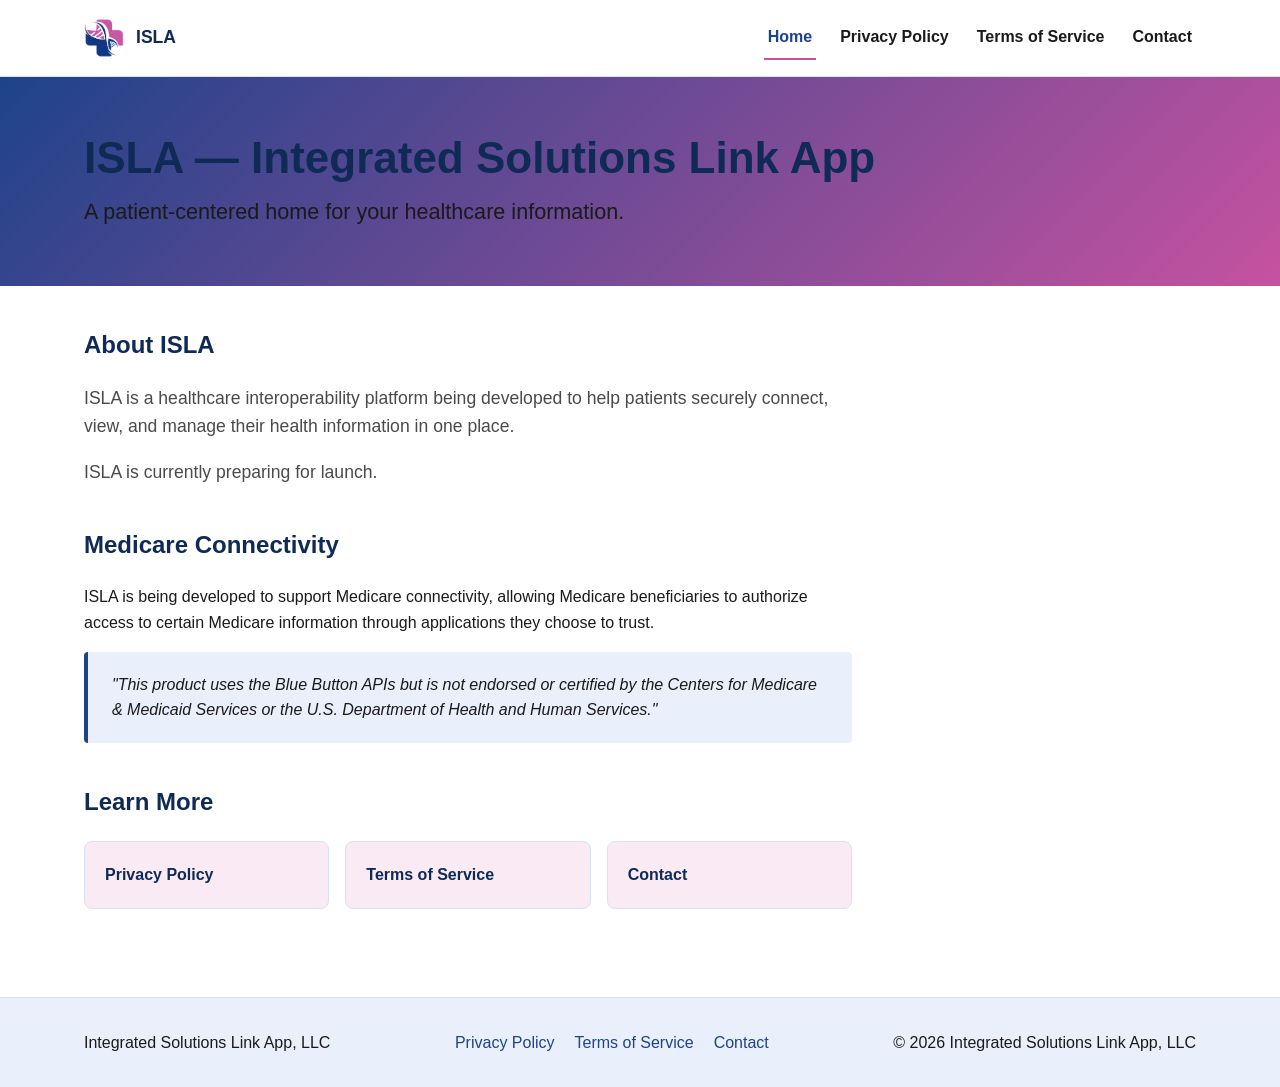
<file: index.html>
<!DOCTYPE html>
<html lang="en">
<head>
<meta charset="UTF-8">
<meta name="viewport" content="width=device-width, initial-scale=1.0">
<title>ISLA — Integrated Solutions Link App</title>
<meta name="description" content="ISLA (Integrated Solutions Link App, LLC) is a patient-centered healthcare interoperability platform being developed to help patients securely connect, view, and manage their health information in one place.">
<link rel="icon" href="assets/images/isla_logo.png">
<link rel="stylesheet" href="assets/css/styles.css">
</head>
<body>
<a class="skip-link" href="#main-content">Skip to content</a>

<header class="site-header">
  <div class="wrapper">
    <a class="site-brand" href="index.html">
      <img class="site-logo" src="assets/images/isla_logo.png" alt="ISLA — Integrated Solutions Link App logo">
      <span class="site-name">ISLA</span>
    </a>
    <nav class="site-nav" aria-label="Primary">
      <ul>
        <li><a href="index.html" aria-current="page">Home</a></li>
        <li><a href="privacy/index.html">Privacy Policy</a></li>
        <li><a href="terms/index.html">Terms of Service</a></li>
        <li><a href="contact/index.html">Contact</a></li>
      </ul>
    </nav>
  </div>
</header>

<div class="hero">
  <div class="wrapper">
    <h1>ISLA — Integrated Solutions Link App</h1>
    <p class="tagline">A patient-centered home for your healthcare information.</p>
  </div>
</div>

<main id="main-content">
  <div class="wrapper">
    <div class="content">

      <section aria-labelledby="about-heading">
        <h2 id="about-heading">About ISLA</h2>
        <p class="lede">ISLA is a healthcare interoperability platform being developed to help patients securely connect, view, and manage their health information in one place.</p>
        <p class="lede">ISLA is currently preparing for launch.</p>
      </section>

      <section aria-labelledby="medicare-heading">
        <h2 id="medicare-heading">Medicare Connectivity</h2>
        <p>ISLA is being developed to support Medicare connectivity, allowing Medicare beneficiaries to authorize access to certain Medicare information through applications they choose to trust.</p>

        <div class="callout callout--attribution">
          <p>"This product uses the Blue Button APIs but is not endorsed or certified by the Centers for Medicare &amp; Medicaid Services or the U.S. Department of Health and Human Services."</p>
        </div>
      </section>

      <section aria-labelledby="learn-more-heading">
        <h2 id="learn-more-heading">Learn More</h2>
        <ul class="quick-links">
          <li><a href="privacy/index.html">Privacy Policy</a></li>
          <li><a href="terms/index.html">Terms of Service</a></li>
          <li><a href="contact/index.html">Contact</a></li>
        </ul>
      </section>

    </div>
  </div>
</main>

<footer class="site-footer">
  <div class="wrapper">
    <p>Integrated Solutions Link App, LLC</p>
    <nav aria-label="Footer">
      <ul>
        <li><a href="privacy/index.html">Privacy Policy</a></li>
        <li><a href="terms/index.html">Terms of Service</a></li>
        <li><a href="contact/index.html">Contact</a></li>
      </ul>
    </nav>
    <p>&copy; 2026 Integrated Solutions Link App, LLC</p>
  </div>
</footer>

</body>
</html>
</file>
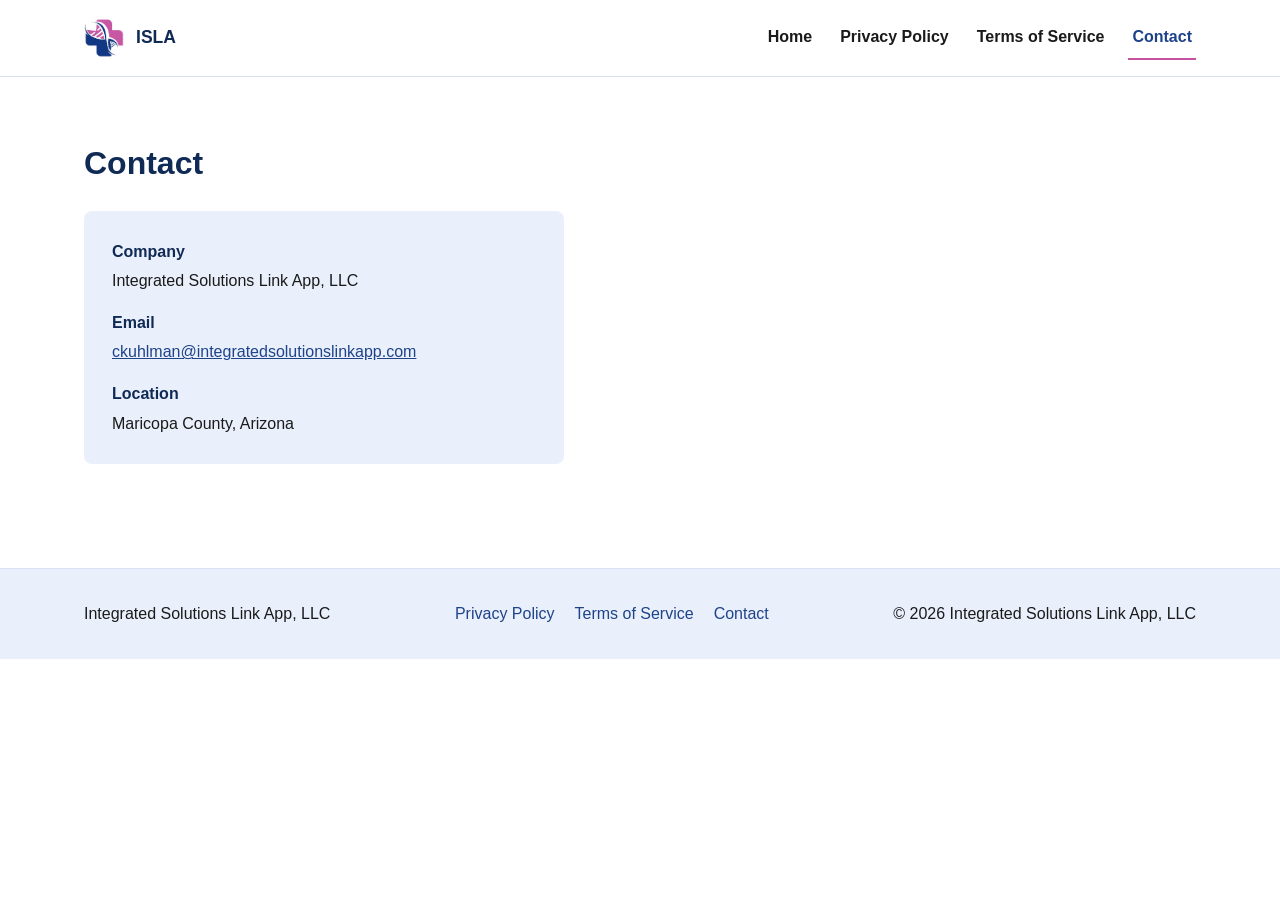
<file: contact/index.html>
<!DOCTYPE html>
<html lang="en">
<head>
<meta charset="UTF-8">
<meta name="viewport" content="width=device-width, initial-scale=1.0">
<title>Contact — ISLA</title>
<meta name="description" content="Contact information for Integrated Solutions Link App, LLC (ISLA).">
<link rel="icon" href="../assets/images/isla_logo.png">
<link rel="stylesheet" href="../assets/css/styles.css">
</head>
<body>
<a class="skip-link" href="#main-content">Skip to content</a>

<header class="site-header">
  <div class="wrapper">
    <a class="site-brand" href="../index.html">
      <img class="site-logo" src="../assets/images/isla_logo.png" alt="ISLA — Integrated Solutions Link App logo">
      <span class="site-name">ISLA</span>
    </a>
    <nav class="site-nav" aria-label="Primary">
      <ul>
        <li><a href="../index.html">Home</a></li>
        <li><a href="../privacy/index.html">Privacy Policy</a></li>
        <li><a href="../terms/index.html">Terms of Service</a></li>
        <li><a href="../contact/index.html" aria-current="page">Contact</a></li>
      </ul>
    </nav>
  </div>
</header>

<main id="main-content">
  <div class="wrapper">
    <div class="content">

      <h1>Contact</h1>

      <!-- TODO: Add public business phone number if/when approved for publication. -->

      <dl class="contact-block">
        <dt>Company</dt>
        <dd>Integrated Solutions Link App, LLC</dd>

        <dt>Email</dt>
        <dd><a href="mailto:ckuhlman@integratedsolutionslinkapp.com">ckuhlman@integratedsolutionslinkapp.com</a></dd>

        <dt>Location</dt>
        <dd>Maricopa County, Arizona</dd>
      </dl>

    </div>
  </div>
</main>

<footer class="site-footer">
  <div class="wrapper">
    <p>Integrated Solutions Link App, LLC</p>
    <nav aria-label="Footer">
      <ul>
        <li><a href="../privacy/index.html">Privacy Policy</a></li>
        <li><a href="../terms/index.html">Terms of Service</a></li>
        <li><a href="../contact/index.html">Contact</a></li>
      </ul>
    </nav>
    <p>&copy; 2026 Integrated Solutions Link App, LLC</p>
  </div>
</footer>

</body>
</html>
</file>
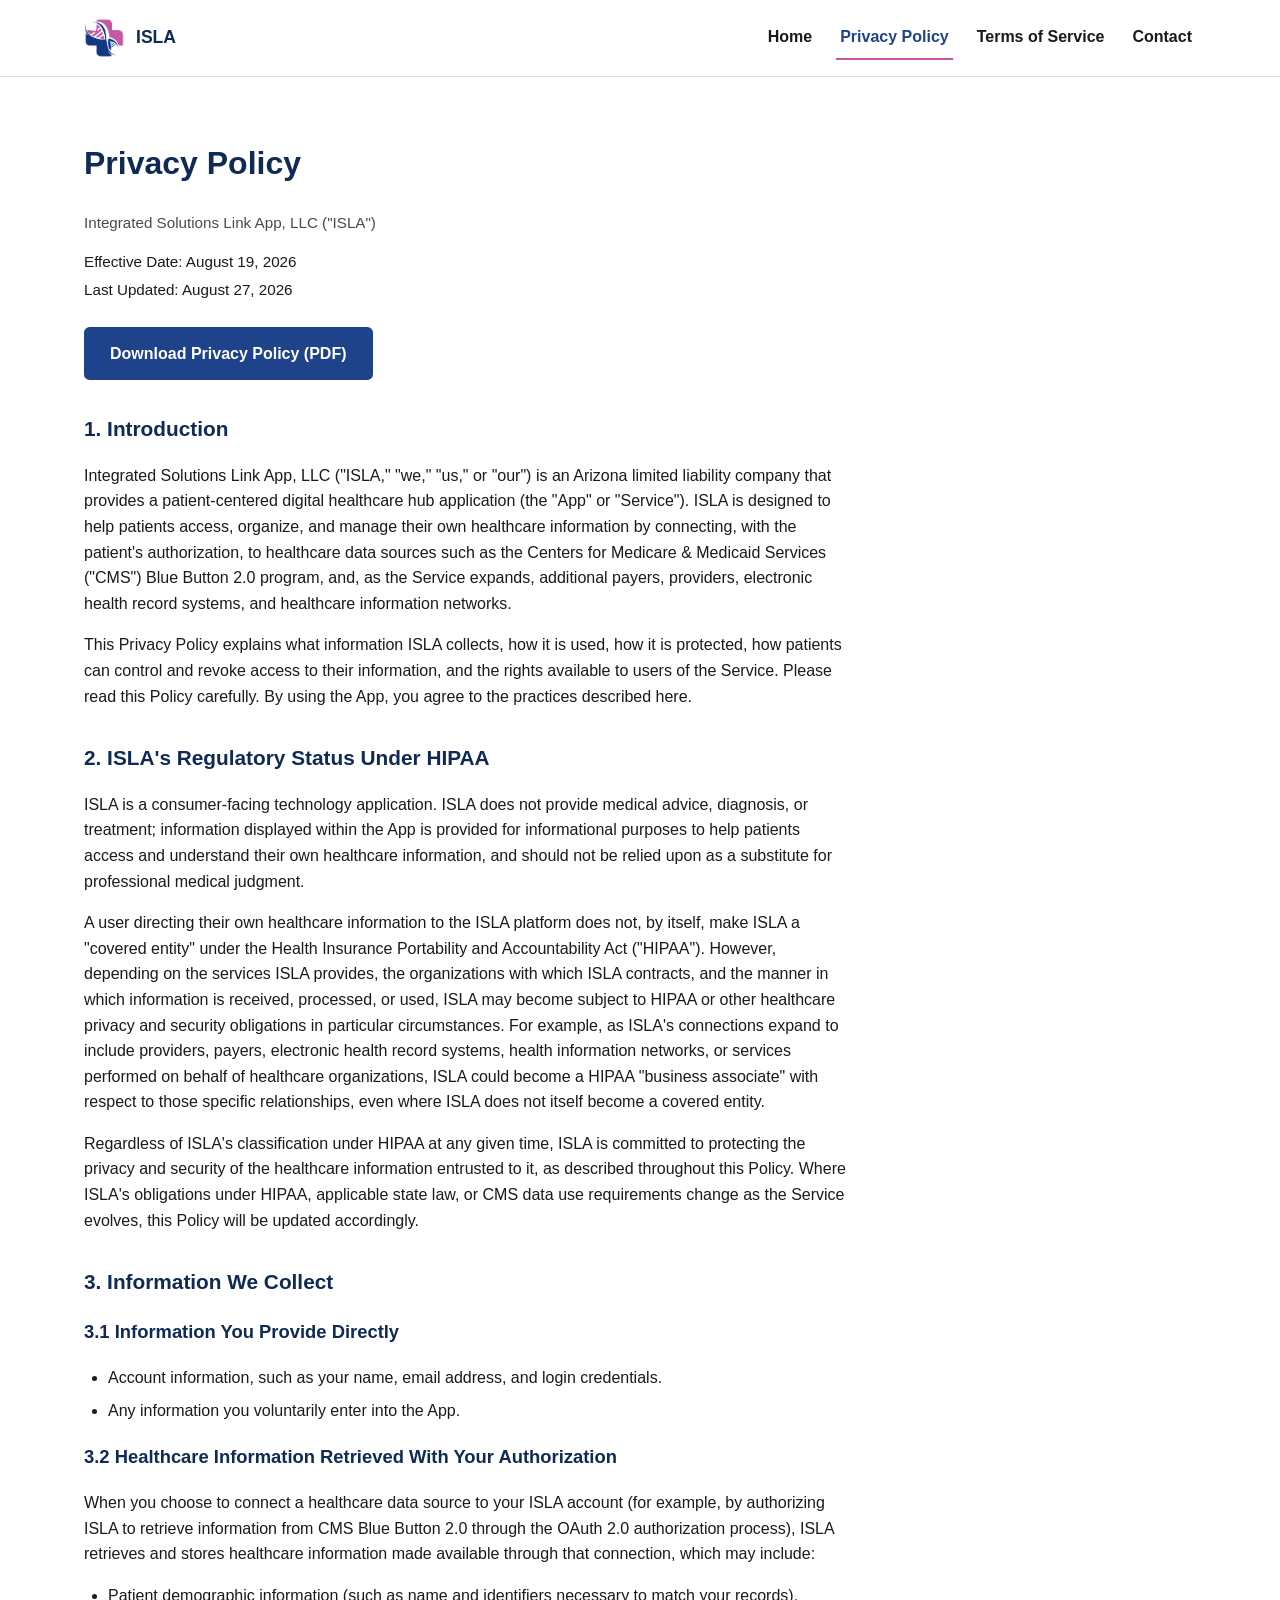
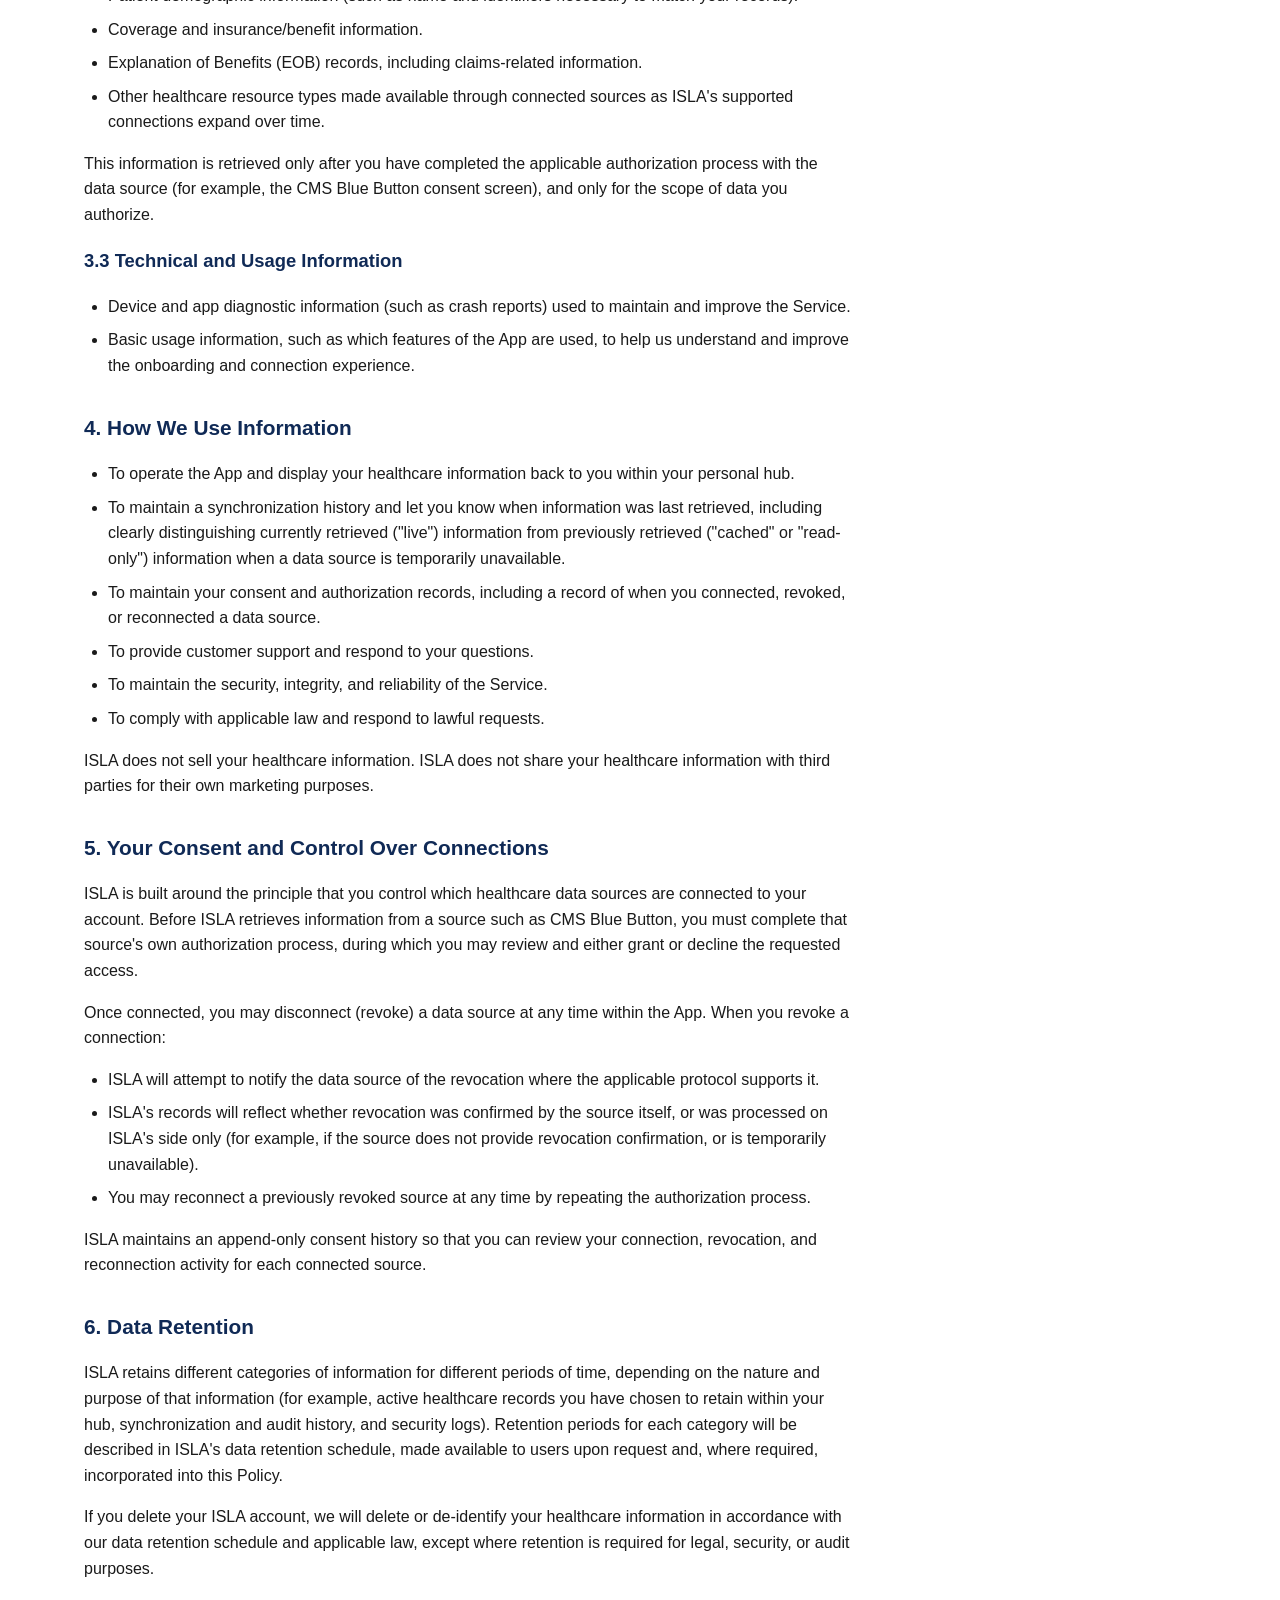
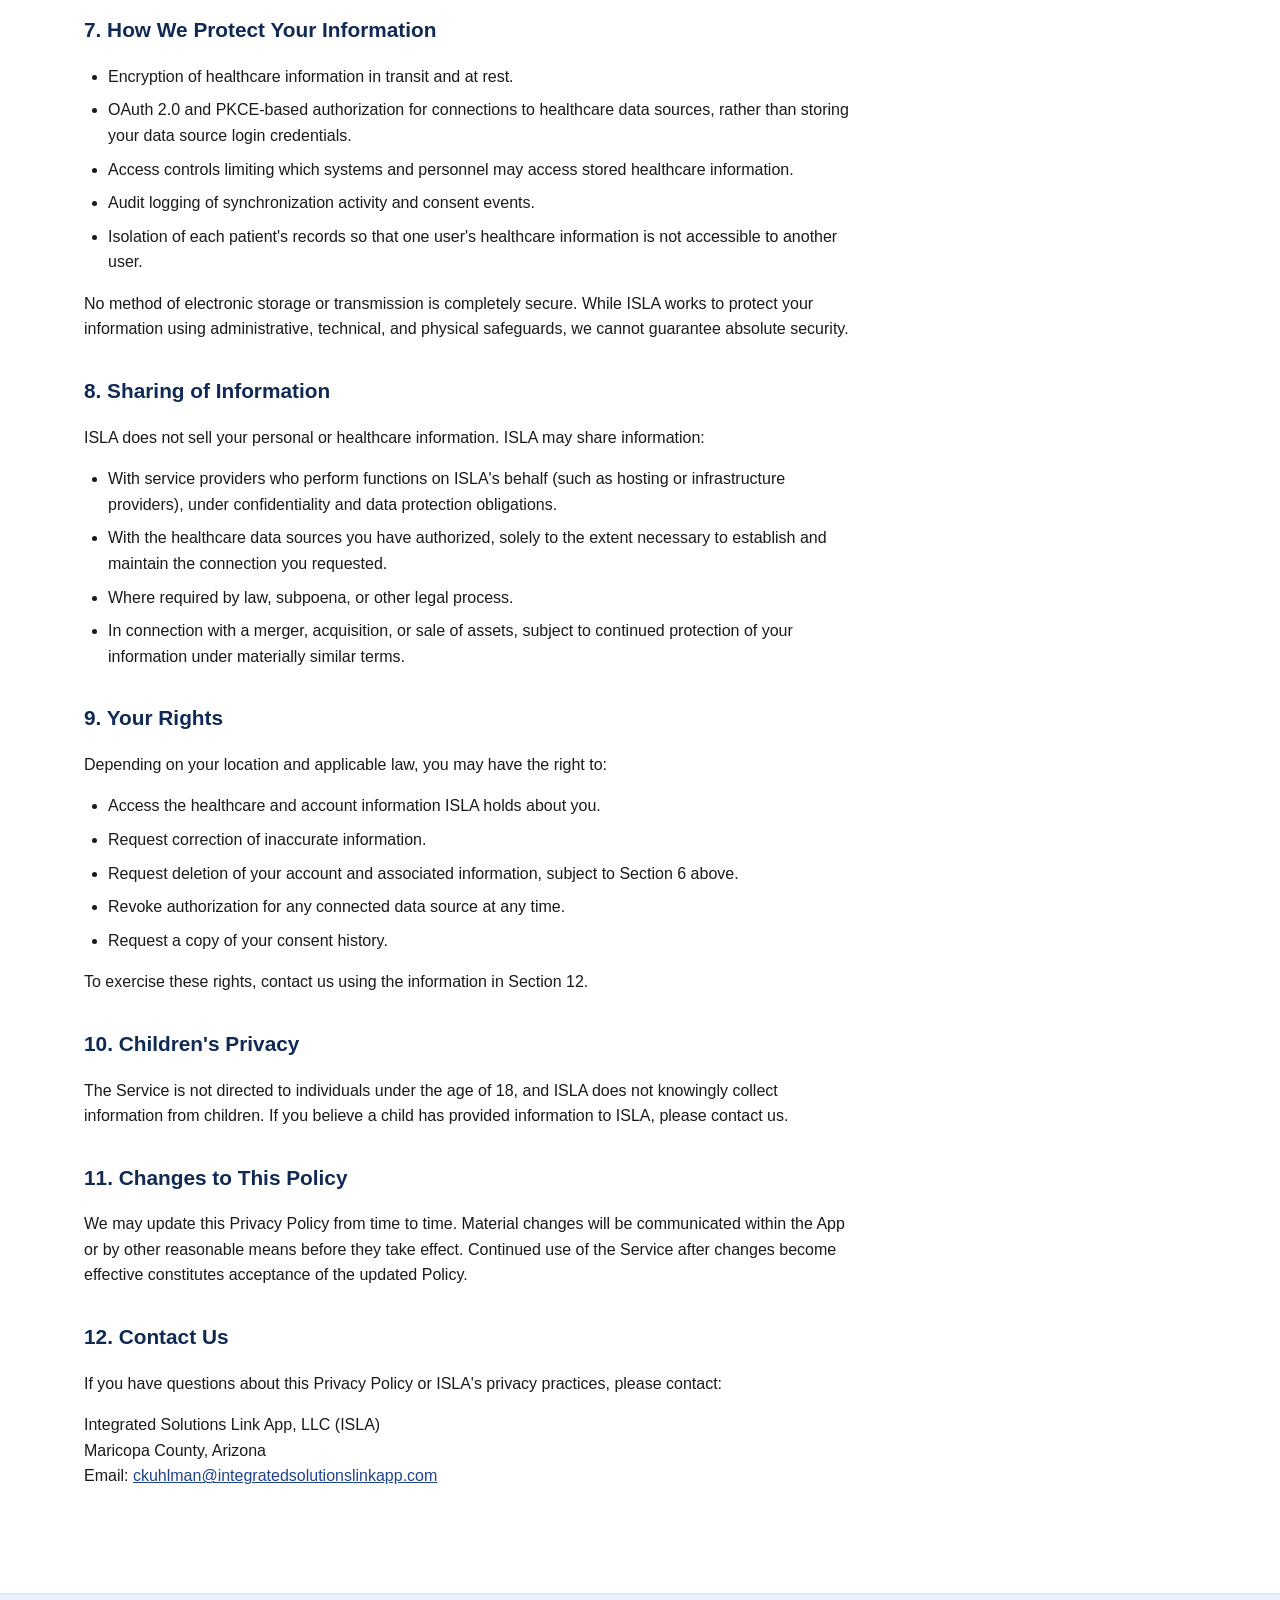
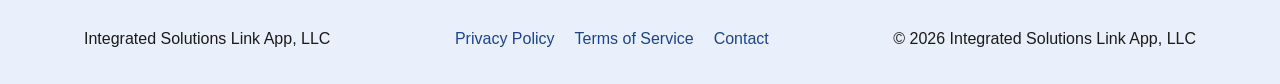
<file: privacy/index.html>
<!DOCTYPE html>
<html lang="en">
<head>
<meta charset="UTF-8">
<meta name="viewport" content="width=device-width, initial-scale=1.0">
<title>Privacy Policy — ISLA</title>
<meta name="description" content="Privacy Policy for ISLA (Integrated Solutions Link App, LLC), explaining what information ISLA collects, how it is used and protected, and the rights available to users.">
<link rel="icon" href="../assets/images/isla_logo.png">
<link rel="stylesheet" href="../assets/css/styles.css">
</head>
<body>
<a class="skip-link" href="#main-content">Skip to content</a>

<header class="site-header">
  <div class="wrapper">
    <a class="site-brand" href="../index.html">
      <img class="site-logo" src="../assets/images/isla_logo.png" alt="ISLA — Integrated Solutions Link App logo">
      <span class="site-name">ISLA</span>
    </a>
    <nav class="site-nav" aria-label="Primary">
      <ul>
        <li><a href="../index.html">Home</a></li>
        <li><a href="../privacy/index.html" aria-current="page">Privacy Policy</a></li>
        <li><a href="../terms/index.html">Terms of Service</a></li>
        <li><a href="../contact/index.html">Contact</a></li>
      </ul>
    </nav>
  </div>
</header>

<main id="main-content">
  <div class="wrapper">
    <div class="content">

      <h1>Privacy Policy</h1>
      <p class="legal-meta">Integrated Solutions Link App, LLC ("ISLA")</p>
      <div class="legal-meta">
        <p>Effective Date: August 19, 2026</p>
        <p>Last Updated: August 27, 2026</p>
      </div>

      <p class="legal-download">
        <a class="button" href="../assets/documents/ISLA_Privacy_Policy.pdf" target="_blank" rel="noopener noreferrer">Download Privacy Policy (PDF)</a>
      </p>

      <div class="legal-body">

        <h2>1. Introduction</h2>
        <p>Integrated Solutions Link App, LLC ("ISLA," "we," "us," or "our") is an Arizona limited liability company that provides a patient-centered digital healthcare hub application (the "App" or "Service"). ISLA is designed to help patients access, organize, and manage their own healthcare information by connecting, with the patient's authorization, to healthcare data sources such as the Centers for Medicare &amp; Medicaid Services ("CMS") Blue Button 2.0 program, and, as the Service expands, additional payers, providers, electronic health record systems, and healthcare information networks.</p>
        <p>This Privacy Policy explains what information ISLA collects, how it is used, how it is protected, how patients can control and revoke access to their information, and the rights available to users of the Service. Please read this Policy carefully. By using the App, you agree to the practices described here.</p>

        <h2>2. ISLA's Regulatory Status Under HIPAA</h2>
        <p>ISLA is a consumer-facing technology application. ISLA does not provide medical advice, diagnosis, or treatment; information displayed within the App is provided for informational purposes to help patients access and understand their own healthcare information, and should not be relied upon as a substitute for professional medical judgment.</p>
        <p>A user directing their own healthcare information to the ISLA platform does not, by itself, make ISLA a "covered entity" under the Health Insurance Portability and Accountability Act ("HIPAA"). However, depending on the services ISLA provides, the organizations with which ISLA contracts, and the manner in which information is received, processed, or used, ISLA may become subject to HIPAA or other healthcare privacy and security obligations in particular circumstances. For example, as ISLA's connections expand to include providers, payers, electronic health record systems, health information networks, or services performed on behalf of healthcare organizations, ISLA could become a HIPAA "business associate" with respect to those specific relationships, even where ISLA does not itself become a covered entity.</p>
        <p>Regardless of ISLA's classification under HIPAA at any given time, ISLA is committed to protecting the privacy and security of the healthcare information entrusted to it, as described throughout this Policy. Where ISLA's obligations under HIPAA, applicable state law, or CMS data use requirements change as the Service evolves, this Policy will be updated accordingly.</p>

        <h2>3. Information We Collect</h2>

        <h3>3.1 Information You Provide Directly</h3>
        <ul>
          <li>Account information, such as your name, email address, and login credentials.</li>
          <li>Any information you voluntarily enter into the App.</li>
        </ul>

        <h3>3.2 Healthcare Information Retrieved With Your Authorization</h3>
        <p>When you choose to connect a healthcare data source to your ISLA account (for example, by authorizing ISLA to retrieve information from CMS Blue Button 2.0 through the OAuth 2.0 authorization process), ISLA retrieves and stores healthcare information made available through that connection, which may include:</p>
        <ul>
          <li>Patient demographic information (such as name and identifiers necessary to match your records).</li>
          <li>Coverage and insurance/benefit information.</li>
          <li>Explanation of Benefits (EOB) records, including claims-related information.</li>
          <li>Other healthcare resource types made available through connected sources as ISLA's supported connections expand over time.</li>
        </ul>
        <p>This information is retrieved only after you have completed the applicable authorization process with the data source (for example, the CMS Blue Button consent screen), and only for the scope of data you authorize.</p>

        <h3>3.3 Technical and Usage Information</h3>
        <ul>
          <li>Device and app diagnostic information (such as crash reports) used to maintain and improve the Service.</li>
          <li>Basic usage information, such as which features of the App are used, to help us understand and improve the onboarding and connection experience.</li>
        </ul>

        <h2>4. How We Use Information</h2>
        <ul>
          <li>To operate the App and display your healthcare information back to you within your personal hub.</li>
          <li>To maintain a synchronization history and let you know when information was last retrieved, including clearly distinguishing currently retrieved ("live") information from previously retrieved ("cached" or "read-only") information when a data source is temporarily unavailable.</li>
          <li>To maintain your consent and authorization records, including a record of when you connected, revoked, or reconnected a data source.</li>
          <li>To provide customer support and respond to your questions.</li>
          <li>To maintain the security, integrity, and reliability of the Service.</li>
          <li>To comply with applicable law and respond to lawful requests.</li>
        </ul>
        <p>ISLA does not sell your healthcare information. ISLA does not share your healthcare information with third parties for their own marketing purposes.</p>

        <h2>5. Your Consent and Control Over Connections</h2>
        <p>ISLA is built around the principle that you control which healthcare data sources are connected to your account. Before ISLA retrieves information from a source such as CMS Blue Button, you must complete that source's own authorization process, during which you may review and either grant or decline the requested access.</p>
        <p>Once connected, you may disconnect (revoke) a data source at any time within the App. When you revoke a connection:</p>
        <ul>
          <li>ISLA will attempt to notify the data source of the revocation where the applicable protocol supports it.</li>
          <li>ISLA's records will reflect whether revocation was confirmed by the source itself, or was processed on ISLA's side only (for example, if the source does not provide revocation confirmation, or is temporarily unavailable).</li>
          <li>You may reconnect a previously revoked source at any time by repeating the authorization process.</li>
        </ul>
        <p>ISLA maintains an append-only consent history so that you can review your connection, revocation, and reconnection activity for each connected source.</p>

        <h2>6. Data Retention</h2>
        <p>ISLA retains different categories of information for different periods of time, depending on the nature and purpose of that information (for example, active healthcare records you have chosen to retain within your hub, synchronization and audit history, and security logs). Retention periods for each category will be described in ISLA's data retention schedule, made available to users upon request and, where required, incorporated into this Policy.</p>
        <p>If you delete your ISLA account, we will delete or de-identify your healthcare information in accordance with our data retention schedule and applicable law, except where retention is required for legal, security, or audit purposes.</p>

        <h2>7. How We Protect Your Information</h2>
        <ul>
          <li>Encryption of healthcare information in transit and at rest.</li>
          <li>OAuth 2.0 and PKCE-based authorization for connections to healthcare data sources, rather than storing your data source login credentials.</li>
          <li>Access controls limiting which systems and personnel may access stored healthcare information.</li>
          <li>Audit logging of synchronization activity and consent events.</li>
          <li>Isolation of each patient's records so that one user's healthcare information is not accessible to another user.</li>
        </ul>
        <p>No method of electronic storage or transmission is completely secure. While ISLA works to protect your information using administrative, technical, and physical safeguards, we cannot guarantee absolute security.</p>

        <h2>8. Sharing of Information</h2>
        <p>ISLA does not sell your personal or healthcare information. ISLA may share information:</p>
        <ul>
          <li>With service providers who perform functions on ISLA's behalf (such as hosting or infrastructure providers), under confidentiality and data protection obligations.</li>
          <li>With the healthcare data sources you have authorized, solely to the extent necessary to establish and maintain the connection you requested.</li>
          <li>Where required by law, subpoena, or other legal process.</li>
          <li>In connection with a merger, acquisition, or sale of assets, subject to continued protection of your information under materially similar terms.</li>
        </ul>

        <h2>9. Your Rights</h2>
        <p>Depending on your location and applicable law, you may have the right to:</p>
        <ul>
          <li>Access the healthcare and account information ISLA holds about you.</li>
          <li>Request correction of inaccurate information.</li>
          <li>Request deletion of your account and associated information, subject to Section 6 above.</li>
          <li>Revoke authorization for any connected data source at any time.</li>
          <li>Request a copy of your consent history.</li>
        </ul>
        <p>To exercise these rights, contact us using the information in Section 12.</p>

        <h2>10. Children's Privacy</h2>
        <p>The Service is not directed to individuals under the age of 18, and ISLA does not knowingly collect information from children. If you believe a child has provided information to ISLA, please contact us.</p>

        <h2>11. Changes to This Policy</h2>
        <p>We may update this Privacy Policy from time to time. Material changes will be communicated within the App or by other reasonable means before they take effect. Continued use of the Service after changes become effective constitutes acceptance of the updated Policy.</p>

        <h2>12. Contact Us</h2>
        <p>If you have questions about this Privacy Policy or ISLA's privacy practices, please contact:</p>
        <p>
          Integrated Solutions Link App, LLC (ISLA)<br>
          Maricopa County, Arizona<br>
          Email: <a href="mailto:ckuhlman@integratedsolutionslinkapp.com">ckuhlman@integratedsolutionslinkapp.com</a>
        </p>

      </div>
    </div>
  </div>
</main>

<footer class="site-footer">
  <div class="wrapper">
    <p>Integrated Solutions Link App, LLC</p>
    <nav aria-label="Footer">
      <ul>
        <li><a href="../privacy/index.html">Privacy Policy</a></li>
        <li><a href="../terms/index.html">Terms of Service</a></li>
        <li><a href="../contact/index.html">Contact</a></li>
      </ul>
    </nav>
    <p>&copy; 2026 Integrated Solutions Link App, LLC</p>
  </div>
</footer>

</body>
</html>
</file>
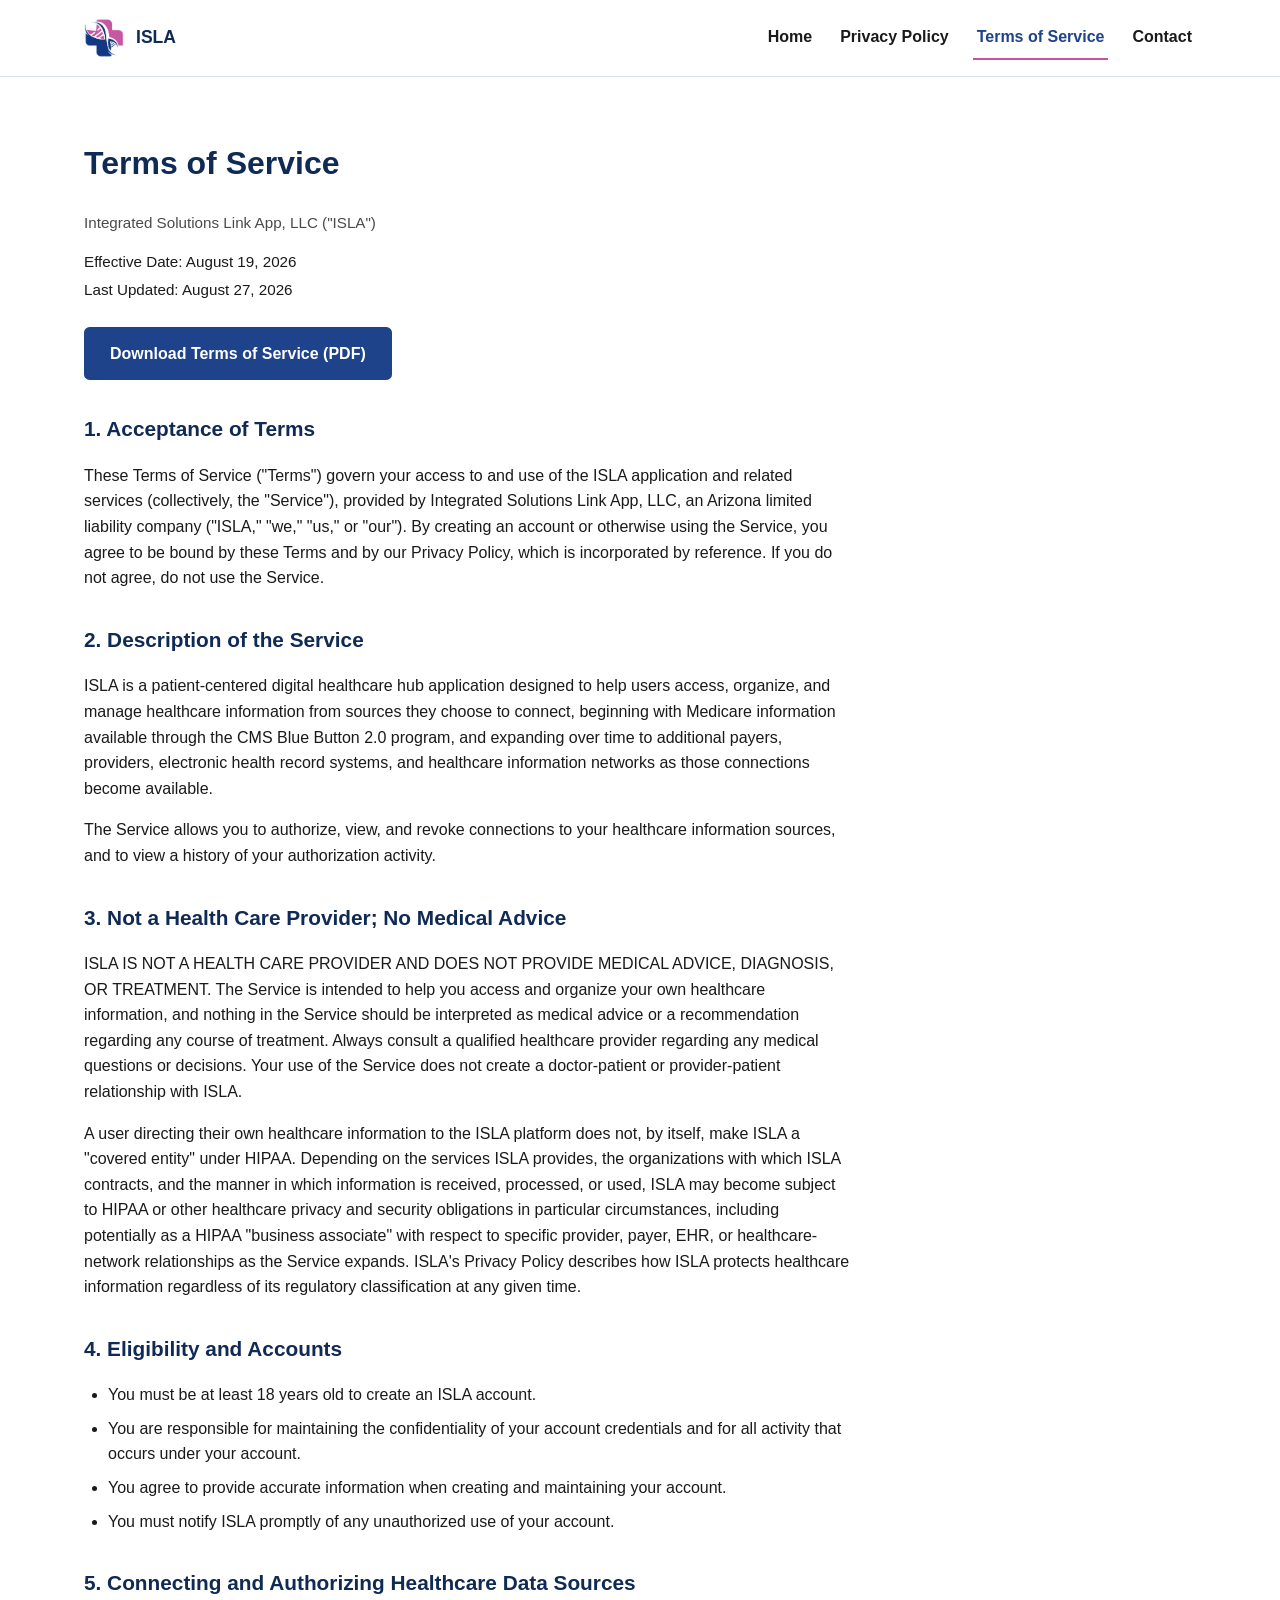
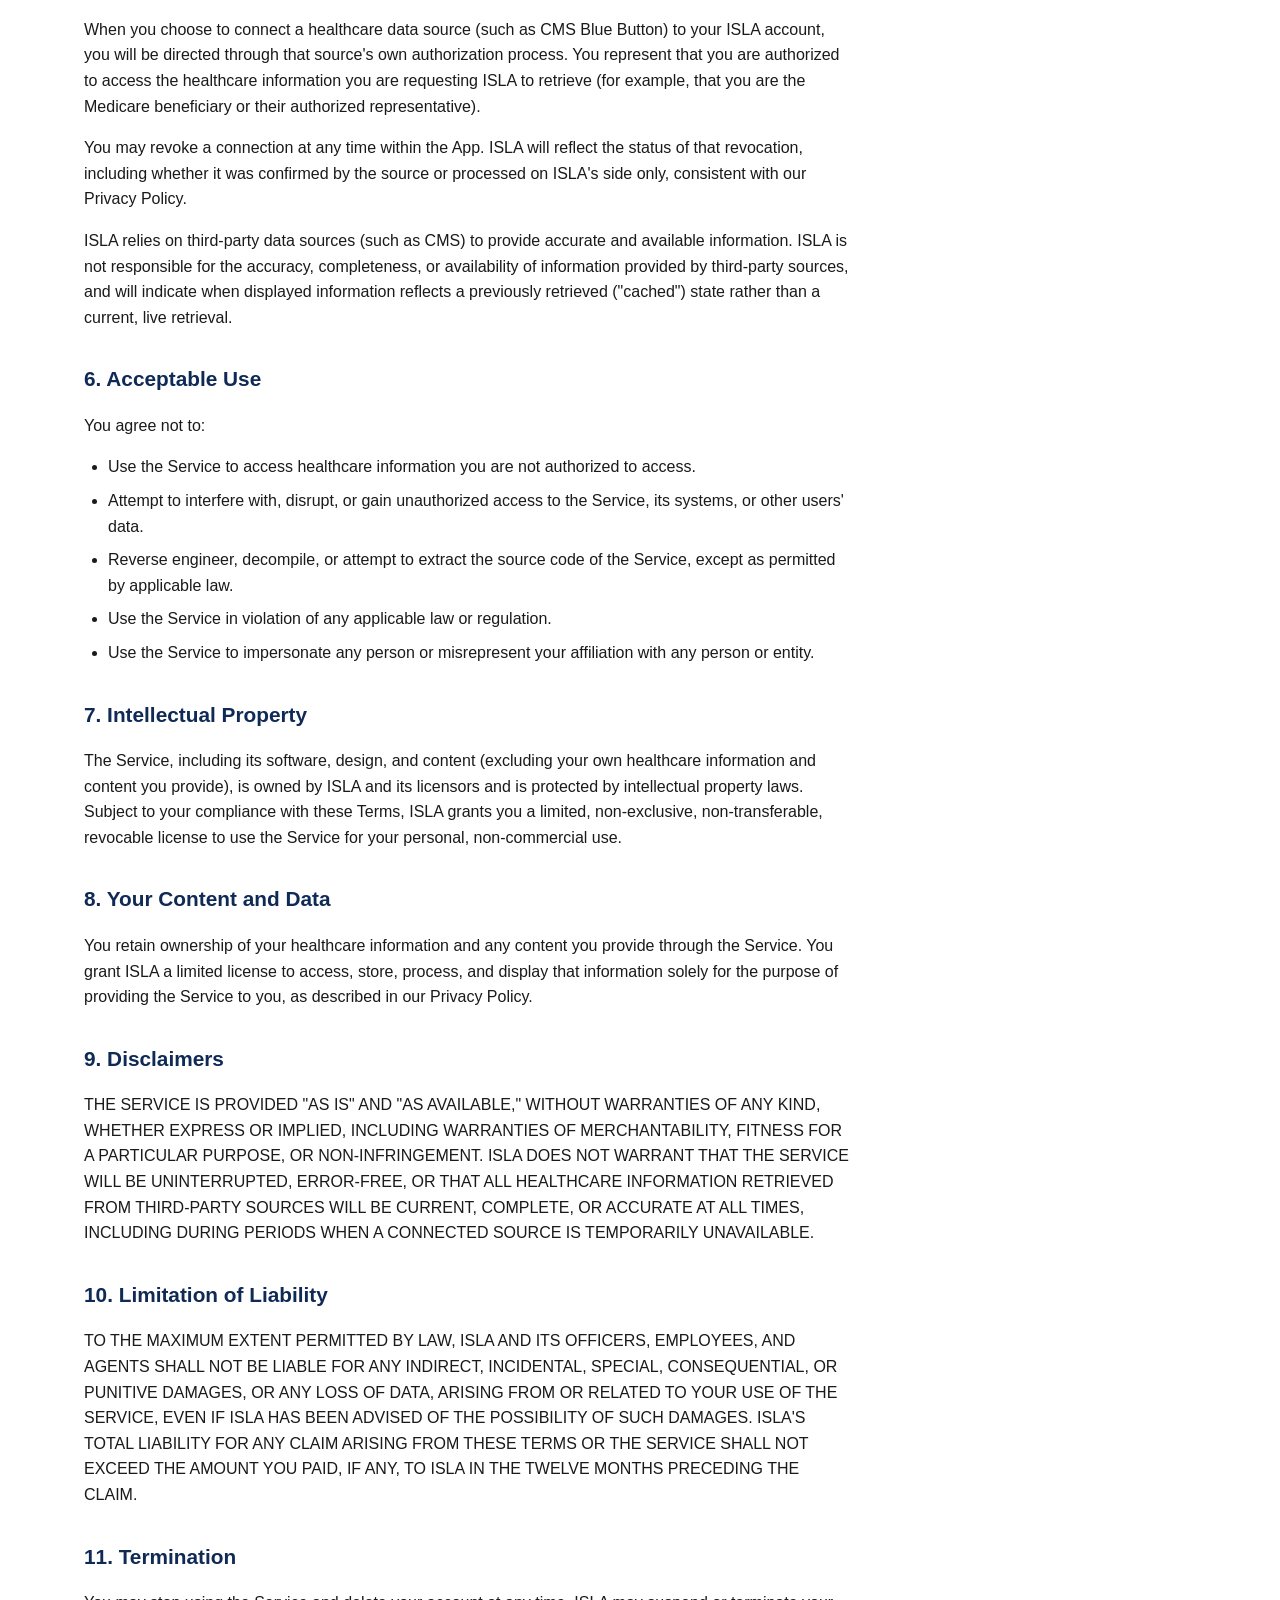
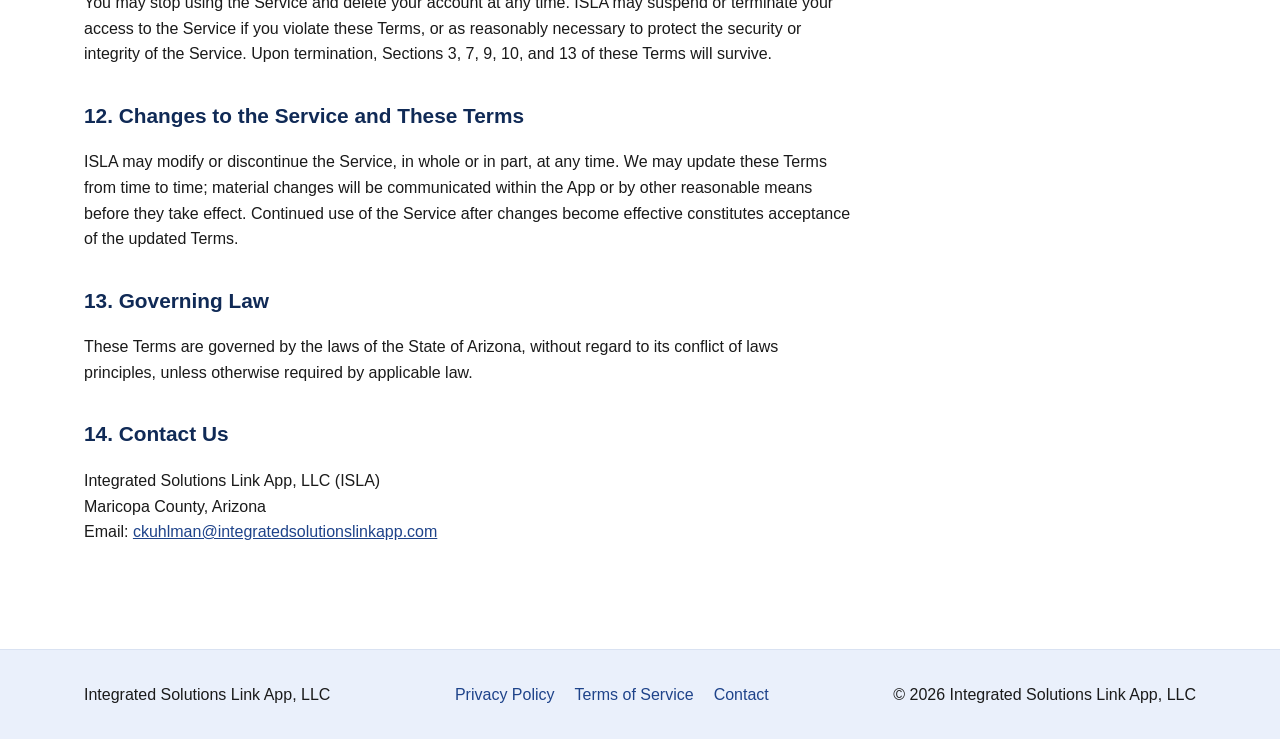
<file: terms/index.html>
<!DOCTYPE html>
<html lang="en">
<head>
<meta charset="UTF-8">
<meta name="viewport" content="width=device-width, initial-scale=1.0">
<title>Terms of Service — ISLA</title>
<meta name="description" content="Terms of Service for ISLA (Integrated Solutions Link App, LLC), governing access to and use of the ISLA application and related services.">
<link rel="icon" href="../assets/images/isla_logo.png">
<link rel="stylesheet" href="../assets/css/styles.css">
</head>
<body>
<a class="skip-link" href="#main-content">Skip to content</a>

<header class="site-header">
  <div class="wrapper">
    <a class="site-brand" href="../index.html">
      <img class="site-logo" src="../assets/images/isla_logo.png" alt="ISLA — Integrated Solutions Link App logo">
      <span class="site-name">ISLA</span>
    </a>
    <nav class="site-nav" aria-label="Primary">
      <ul>
        <li><a href="../index.html">Home</a></li>
        <li><a href="../privacy/index.html">Privacy Policy</a></li>
        <li><a href="../terms/index.html" aria-current="page">Terms of Service</a></li>
        <li><a href="../contact/index.html">Contact</a></li>
      </ul>
    </nav>
  </div>
</header>

<main id="main-content">
  <div class="wrapper">
    <div class="content">

      <h1>Terms of Service</h1>
      <p class="legal-meta">Integrated Solutions Link App, LLC ("ISLA")</p>
      <div class="legal-meta">
        <p>Effective Date: August 19, 2026</p>
        <p>Last Updated: August 27, 2026</p>
      </div>

      <p class="legal-download">
        <a class="button" href="../assets/documents/ISLA_Terms_of_Service.pdf" target="_blank" rel="noopener noreferrer">Download Terms of Service (PDF)</a>
      </p>

      <div class="legal-body">

        <h2>1. Acceptance of Terms</h2>
        <p>These Terms of Service ("Terms") govern your access to and use of the ISLA application and related services (collectively, the "Service"), provided by Integrated Solutions Link App, LLC, an Arizona limited liability company ("ISLA," "we," "us," or "our"). By creating an account or otherwise using the Service, you agree to be bound by these Terms and by our Privacy Policy, which is incorporated by reference. If you do not agree, do not use the Service.</p>

        <h2>2. Description of the Service</h2>
        <p>ISLA is a patient-centered digital healthcare hub application designed to help users access, organize, and manage healthcare information from sources they choose to connect, beginning with Medicare information available through the CMS Blue Button 2.0 program, and expanding over time to additional payers, providers, electronic health record systems, and healthcare information networks as those connections become available.</p>
        <p>The Service allows you to authorize, view, and revoke connections to your healthcare information sources, and to view a history of your authorization activity.</p>

        <h2>3. Not a Health Care Provider; No Medical Advice</h2>
        <p>ISLA IS NOT A HEALTH CARE PROVIDER AND DOES NOT PROVIDE MEDICAL ADVICE, DIAGNOSIS, OR TREATMENT. The Service is intended to help you access and organize your own healthcare information, and nothing in the Service should be interpreted as medical advice or a recommendation regarding any course of treatment. Always consult a qualified healthcare provider regarding any medical questions or decisions. Your use of the Service does not create a doctor-patient or provider-patient relationship with ISLA.</p>
        <p>A user directing their own healthcare information to the ISLA platform does not, by itself, make ISLA a "covered entity" under HIPAA. Depending on the services ISLA provides, the organizations with which ISLA contracts, and the manner in which information is received, processed, or used, ISLA may become subject to HIPAA or other healthcare privacy and security obligations in particular circumstances, including potentially as a HIPAA "business associate" with respect to specific provider, payer, EHR, or healthcare-network relationships as the Service expands. ISLA's Privacy Policy describes how ISLA protects healthcare information regardless of its regulatory classification at any given time.</p>

        <h2>4. Eligibility and Accounts</h2>
        <ul>
          <li>You must be at least 18 years old to create an ISLA account.</li>
          <li>You are responsible for maintaining the confidentiality of your account credentials and for all activity that occurs under your account.</li>
          <li>You agree to provide accurate information when creating and maintaining your account.</li>
          <li>You must notify ISLA promptly of any unauthorized use of your account.</li>
        </ul>

        <h2>5. Connecting and Authorizing Healthcare Data Sources</h2>
        <p>When you choose to connect a healthcare data source (such as CMS Blue Button) to your ISLA account, you will be directed through that source's own authorization process. You represent that you are authorized to access the healthcare information you are requesting ISLA to retrieve (for example, that you are the Medicare beneficiary or their authorized representative).</p>
        <p>You may revoke a connection at any time within the App. ISLA will reflect the status of that revocation, including whether it was confirmed by the source or processed on ISLA's side only, consistent with our Privacy Policy.</p>
        <p>ISLA relies on third-party data sources (such as CMS) to provide accurate and available information. ISLA is not responsible for the accuracy, completeness, or availability of information provided by third-party sources, and will indicate when displayed information reflects a previously retrieved ("cached") state rather than a current, live retrieval.</p>

        <h2>6. Acceptable Use</h2>
        <p>You agree not to:</p>
        <ul>
          <li>Use the Service to access healthcare information you are not authorized to access.</li>
          <li>Attempt to interfere with, disrupt, or gain unauthorized access to the Service, its systems, or other users' data.</li>
          <li>Reverse engineer, decompile, or attempt to extract the source code of the Service, except as permitted by applicable law.</li>
          <li>Use the Service in violation of any applicable law or regulation.</li>
          <li>Use the Service to impersonate any person or misrepresent your affiliation with any person or entity.</li>
        </ul>

        <h2>7. Intellectual Property</h2>
        <p>The Service, including its software, design, and content (excluding your own healthcare information and content you provide), is owned by ISLA and its licensors and is protected by intellectual property laws. Subject to your compliance with these Terms, ISLA grants you a limited, non-exclusive, non-transferable, revocable license to use the Service for your personal, non-commercial use.</p>

        <h2>8. Your Content and Data</h2>
        <p>You retain ownership of your healthcare information and any content you provide through the Service. You grant ISLA a limited license to access, store, process, and display that information solely for the purpose of providing the Service to you, as described in our Privacy Policy.</p>

        <h2>9. Disclaimers</h2>
        <p>THE SERVICE IS PROVIDED "AS IS" AND "AS AVAILABLE," WITHOUT WARRANTIES OF ANY KIND, WHETHER EXPRESS OR IMPLIED, INCLUDING WARRANTIES OF MERCHANTABILITY, FITNESS FOR A PARTICULAR PURPOSE, OR NON-INFRINGEMENT. ISLA DOES NOT WARRANT THAT THE SERVICE WILL BE UNINTERRUPTED, ERROR-FREE, OR THAT ALL HEALTHCARE INFORMATION RETRIEVED FROM THIRD-PARTY SOURCES WILL BE CURRENT, COMPLETE, OR ACCURATE AT ALL TIMES, INCLUDING DURING PERIODS WHEN A CONNECTED SOURCE IS TEMPORARILY UNAVAILABLE.</p>

        <h2>10. Limitation of Liability</h2>
        <p>TO THE MAXIMUM EXTENT PERMITTED BY LAW, ISLA AND ITS OFFICERS, EMPLOYEES, AND AGENTS SHALL NOT BE LIABLE FOR ANY INDIRECT, INCIDENTAL, SPECIAL, CONSEQUENTIAL, OR PUNITIVE DAMAGES, OR ANY LOSS OF DATA, ARISING FROM OR RELATED TO YOUR USE OF THE SERVICE, EVEN IF ISLA HAS BEEN ADVISED OF THE POSSIBILITY OF SUCH DAMAGES. ISLA'S TOTAL LIABILITY FOR ANY CLAIM ARISING FROM THESE TERMS OR THE SERVICE SHALL NOT EXCEED THE AMOUNT YOU PAID, IF ANY, TO ISLA IN THE TWELVE MONTHS PRECEDING THE CLAIM.</p>

        <h2>11. Termination</h2>
        <p>You may stop using the Service and delete your account at any time. ISLA may suspend or terminate your access to the Service if you violate these Terms, or as reasonably necessary to protect the security or integrity of the Service. Upon termination, Sections 3, 7, 9, 10, and 13 of these Terms will survive.</p>

        <h2>12. Changes to the Service and These Terms</h2>
        <p>ISLA may modify or discontinue the Service, in whole or in part, at any time. We may update these Terms from time to time; material changes will be communicated within the App or by other reasonable means before they take effect. Continued use of the Service after changes become effective constitutes acceptance of the updated Terms.</p>

        <h2>13. Governing Law</h2>
        <p>These Terms are governed by the laws of the State of Arizona, without regard to its conflict of laws principles, unless otherwise required by applicable law.</p>

        <h2>14. Contact Us</h2>
        <p>
          Integrated Solutions Link App, LLC (ISLA)<br>
          Maricopa County, Arizona<br>
          Email: <a href="mailto:ckuhlman@integratedsolutionslinkapp.com">ckuhlman@integratedsolutionslinkapp.com</a>
        </p>

      </div>
    </div>
  </div>
</main>

<footer class="site-footer">
  <div class="wrapper">
    <p>Integrated Solutions Link App, LLC</p>
    <nav aria-label="Footer">
      <ul>
        <li><a href="../privacy/index.html">Privacy Policy</a></li>
        <li><a href="../terms/index.html">Terms of Service</a></li>
        <li><a href="../contact/index.html">Contact</a></li>
      </ul>
    </nav>
    <p>&copy; 2026 Integrated Solutions Link App, LLC</p>
  </div>
</footer>

</body>
</html>
</file>
<file: assets/css/styles.css>
/* ISLA public website — shared styles */

:root {
  --color-primary-blue: #1E438A;
  --color-accent-pink: #C652A0;
  --color-deep-navy: #102A56;
  --color-pale-blue: #EAF0FB;
  --color-pale-pink: #F9EAF4;
  --color-text: #1A1A1A;
  --color-text-muted: #4A4A4A;
  --color-border: #D9E2F2;
  --color-surface: #FFFFFF;
  --focus-ring: #C652A0;

  --font-sans: -apple-system, BlinkMacSystemFont, "Segoe UI", Roboto, Helvetica, Arial, sans-serif;

  --max-width: 72rem;
  --content-width: 48rem;
}

* {
  box-sizing: border-box;
}

html {
  -webkit-text-size-adjust: 100%;
}

body {
  margin: 0;
  font-family: var(--font-sans);
  color: var(--color-text);
  background-color: var(--color-surface);
  line-height: 1.6;
  overflow-x: hidden;
}

img {
  max-width: 100%;
  height: auto;
}

a {
  color: var(--color-primary-blue);
}

a:hover {
  color: var(--color-accent-pink);
}

:focus-visible {
  outline: 3px solid var(--focus-ring);
  outline-offset: 2px;
}

/* Skip link */
.skip-link {
  position: absolute;
  left: -9999px;
  top: 0;
  z-index: 1000;
  background-color: var(--color-deep-navy);
  color: #FFFFFF;
  padding: 0.75rem 1.25rem;
  border-radius: 0 0 0.5rem 0;
  text-decoration: none;
  font-weight: 600;
}

.skip-link:focus {
  left: 0;
}

/* Layout helpers */
.wrapper {
  max-width: var(--max-width);
  margin-inline: auto;
  padding-inline: 1.25rem;
}

.content {
  max-width: var(--content-width);
}

/* Header */
.site-header {
  border-bottom: 1px solid var(--color-border);
  background-color: var(--color-surface);
}

.site-header .wrapper {
  display: flex;
  align-items: center;
  justify-content: space-between;
  flex-wrap: wrap;
  gap: 0.75rem;
  padding-block: 1rem;
}

.site-brand {
  display: flex;
  align-items: center;
  gap: 0.75rem;
  text-decoration: none;
  color: var(--color-deep-navy);
}

.site-brand:hover {
  color: var(--color-primary-blue);
}

.site-logo {
  height: 2.5rem;
  width: auto;
  display: block;
}

.site-name {
  font-weight: 700;
  font-size: 1.1rem;
  line-height: 1.2;
}

.site-nav ul {
  list-style: none;
  margin: 0;
  padding: 0;
  display: flex;
  flex-wrap: wrap;
  gap: 0.25rem 1.25rem;
}

.site-nav a {
  display: inline-block;
  padding: 0.5rem 0.25rem;
  text-decoration: none;
  color: var(--color-text);
  font-weight: 600;
  border-bottom: 2px solid transparent;
}

.site-nav a:hover {
  color: var(--color-primary-blue);
}

.site-nav a[aria-current="page"] {
  color: var(--color-primary-blue);
  border-bottom-color: var(--color-accent-pink);
}

/* Hero */
.hero {
  background: linear-gradient(135deg, var(--color-primary-blue), var(--color-accent-pink));
  color: #FFFFFF;
  padding-block: 3.5rem;
}

.hero h1 {
  margin: 0 0 0.75rem 0;
  font-size: clamp(1.75rem, 4vw, 2.75rem);
  line-height: 1.15;
}

.hero .tagline {
  margin: 0;
  font-size: clamp(1.05rem, 2vw, 1.35rem);
  font-weight: 400;
  max-width: 40rem;
}

/* Main content sections */
main {
  padding-block: 2.5rem;
}

section + section {
  margin-top: 2.5rem;
}

h1, h2, h3 {
  color: var(--color-deep-navy);
}

h2 {
  font-size: 1.5rem;
  margin-top: 0;
}

h3 {
  font-size: 1.15rem;
}

p {
  color: var(--color-text);
}

.lede {
  font-size: 1.1rem;
  color: var(--color-text-muted);
}

/* Callout box for CMS attribution */
.callout {
  background-color: var(--color-pale-blue);
  border-left: 4px solid var(--color-primary-blue);
  padding: 1.25rem 1.5rem;
  border-radius: 0.25rem;
}

.callout p {
  margin: 0;
}

.callout--attribution {
  font-style: italic;
}

/* Cards / quick links */
.quick-links {
  list-style: none;
  margin: 0;
  padding: 0;
  display: grid;
  grid-template-columns: repeat(auto-fit, minmax(15rem, 1fr));
  gap: 1rem;
}

.quick-links a {
  display: block;
  padding: 1.25rem;
  background-color: var(--color-pale-pink);
  border: 1px solid var(--color-border);
  border-radius: 0.5rem;
  text-decoration: none;
  color: var(--color-deep-navy);
  font-weight: 600;
}

.quick-links a:hover {
  border-color: var(--color-accent-pink);
  color: var(--color-primary-blue);
}

/* Buttons */
.button {
  display: inline-block;
  padding: 0.75rem 1.5rem;
  background-color: var(--color-primary-blue);
  color: #FFFFFF;
  text-decoration: none;
  font-weight: 600;
  border-radius: 0.35rem;
  border: 2px solid var(--color-primary-blue);
}

.button:hover {
  background-color: var(--color-deep-navy);
  border-color: var(--color-deep-navy);
  color: #FFFFFF;
}

/* Legal document pages */
.legal-meta {
  color: var(--color-text-muted);
  font-size: 0.95rem;
}

.legal-meta p {
  margin: 0.25rem 0;
}

.legal-download {
  margin-block: 1.5rem 2rem;
}

.legal-body h2 {
  margin-top: 2rem;
  font-size: 1.3rem;
}

.legal-body ul {
  padding-left: 1.5rem;
}

.legal-body li {
  margin-bottom: 0.5rem;
}

.legal-body p {
  margin: 0 0 1rem 0;
}

/* Contact page */
.contact-block {
  background-color: var(--color-pale-blue);
  border-radius: 0.5rem;
  padding: 1.75rem;
  max-width: 30rem;
}

.contact-block dt {
  font-weight: 700;
  color: var(--color-deep-navy);
  margin-top: 1rem;
}

.contact-block dt:first-child {
  margin-top: 0;
}

.contact-block dd {
  margin: 0.25rem 0 0 0;
}

/* Footer */
.site-footer {
  border-top: 1px solid var(--color-border);
  background-color: var(--color-pale-blue);
  color: var(--color-text-muted);
  padding-block: 2rem;
  margin-top: 3rem;
}

.site-footer .wrapper {
  display: flex;
  flex-wrap: wrap;
  align-items: center;
  justify-content: space-between;
  gap: 1rem;
}

.site-footer nav ul {
  list-style: none;
  margin: 0;
  padding: 0;
  display: flex;
  flex-wrap: wrap;
  gap: 0.5rem 1.25rem;
}

.site-footer a {
  color: var(--color-primary-blue);
  text-decoration: none;
}

.site-footer a:hover {
  color: var(--color-accent-pink);
}

.site-footer p {
  margin: 0;
}

@media (max-width: 40rem) {
  .site-header .wrapper {
    flex-direction: column;
    align-items: flex-start;
  }

  .site-nav {
    align-self: stretch;
  }

  .site-nav ul {
    display: grid;
    grid-template-columns: repeat(2, 1fr);
    gap: 0.5rem 0.75rem;
    width: 100%;
  }

  .site-nav a {
    display: block;
    text-align: center;
  }

  .site-footer .wrapper {
    flex-direction: column;
    align-items: flex-start;
  }

  main:has(.legal-body) {
    padding-top: 1.25rem;
  }
}
</file>
